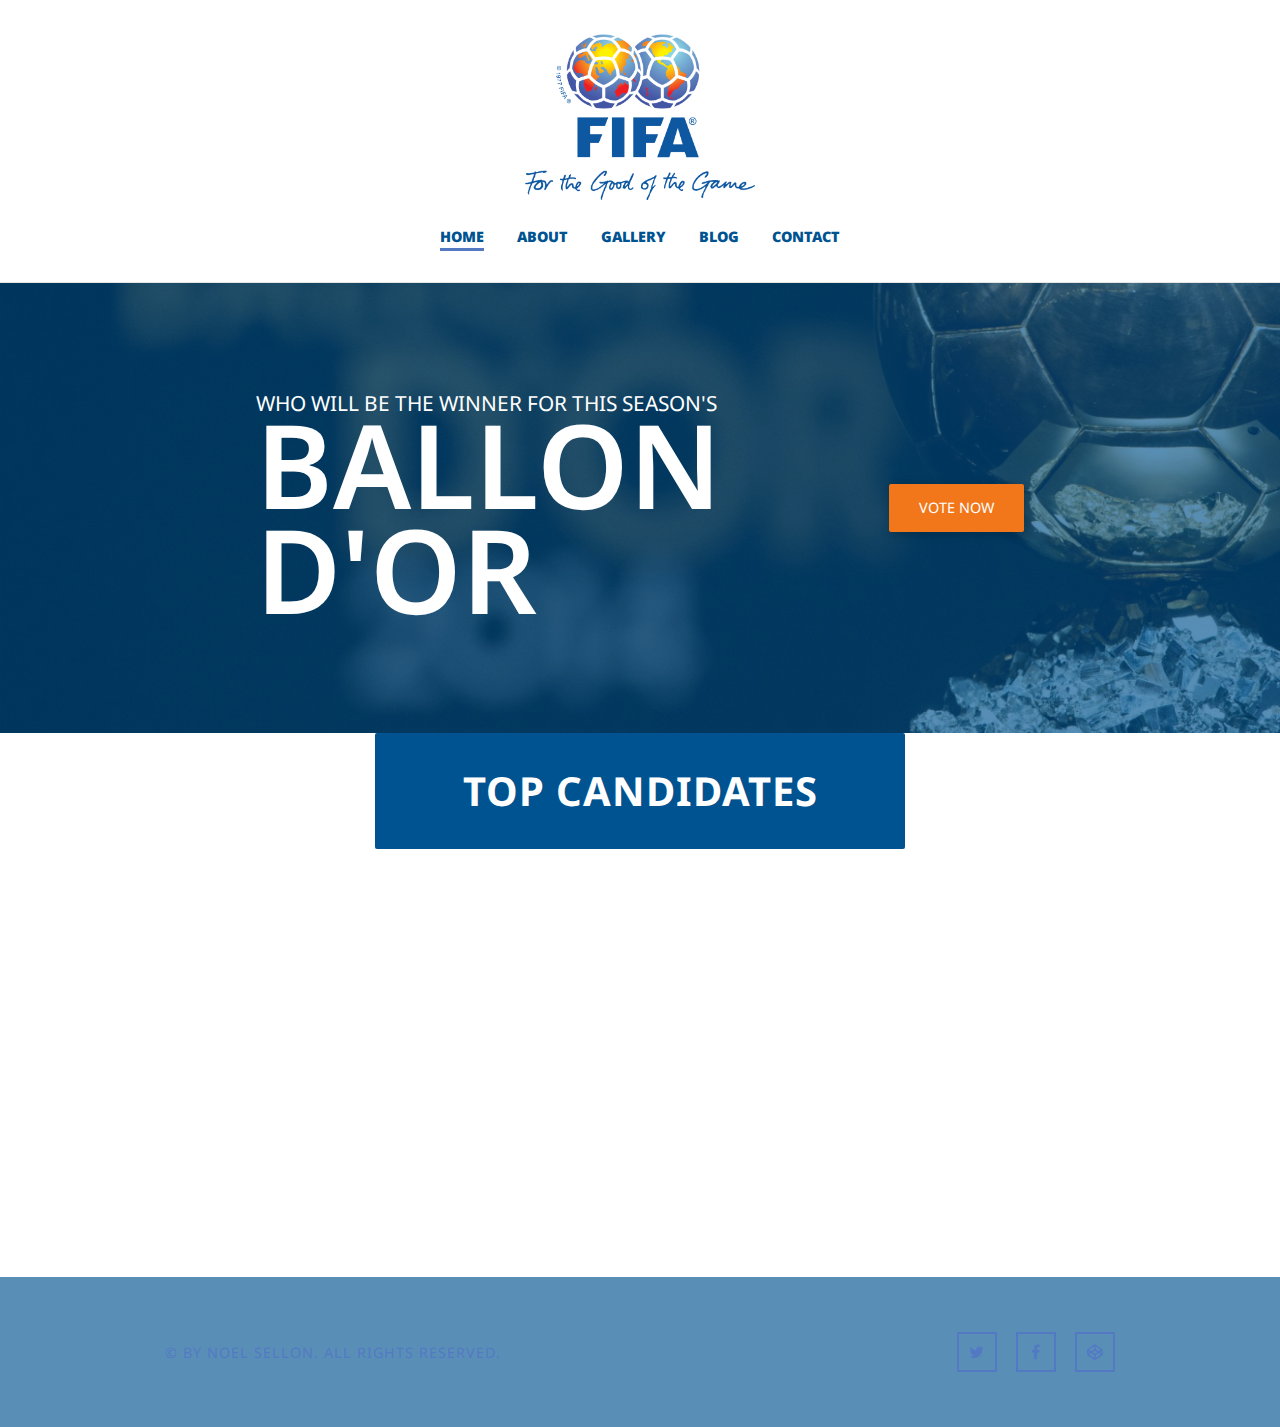
<file: index.html>
<!DOCTYPE html><html lang="en"><head><meta charset="UTF-8"><meta name="viewport" content="width=device-width, initial-scale=1.0"><meta http-equiv="X-UA-Compatible" content="ie=edge"><link rel="stylesheet" href="css/style.css"><link rel="stylesheet" href="https://cdnjs.cloudflare.com/ajax/libs/font-awesome/4.7.0/css/font-awesome.min.css"><link href="https://fonts.googleapis.com/css?family=Noto+Sans:400,700" rel="stylesheet"> <script src="https://ajax.googleapis.com/ajax/libs/jquery/3.3.1/jquery.min.js"></script> <title>Home</title></head><body> <a href="" name="top" id="top"></a><div class="wrapper"> <header id="main-header"> <img src="img/FIFA_Logo.png" alt="" class="header-logo"><div class="btn-nav d-flex d-flex-center"> <span></span></div> <nav class="main-nav narrow-width"><ul class="main-nav-menu d-flex"><li class="main-nav-menu-sub active"><a href="index.html">Home</a></li><li class="main-nav-menu-sub"><a href="about.html">About</a></li><li class="main-nav-menu-sub"><a href="gallery.html">Gallery</a></li><li class="main-nav-menu-sub"><a href="blog.html">Blog</a></li><li class="main-nav-menu-sub"><a href="contact.html">Contact</a></li></ul> </nav> </header><section id="showcase"><div class="showcase-content narrow-width d-flex d-flex-center-col"><div class="showcase-content-text d-flex d-flex-center"><h1 class="showcase-content-text-header">Who will be the winner for this season's <span>Ballon<br>d'Or</span></h1> <a href="gallery.html" class="btn btn-primary">Vote now</a></div></div><div class="showcase-overlay"></div> </section><section id="candidates"><h1 class="candidates-header">Top Candidates</h1><div class="candidates-content wider-width"><div class="box box-neymar"> <img src="img/neymar.jpg" alt="neymar image"><div class="img-overlay"><h1 class="img-overlay-header opacity-zero">Neymar Jr.</h1><p class="opacity-zero">Commonly known as Neymar Jr. or simply Neymar, is a Brazilian professional footballer...</p> <a href="https://en.wikipedia.org/wiki/Neymar" class="btn btn-secondary opacity-zero" target="_blank">Read more</a></div></div><div class="box box-messi"> <img src="img/messi.jpg" alt="messi image"><div class="img-overlay"><h1 class="img-overlay-header opacity-zero">Lionel Messi</h1><p class="opacity-zero">Often considered the best player in the world and regarded by many as one of the greatest...</p> <a href="https://en.wikipedia.org/wiki/Lionel_Messi" class="btn btn-secondary opacity-zero" target="_blank">Read more</a></div></div><div class="box box-ronaldo"> <img src="img/cronaldo.jpg" alt="cristiano ronaldo image"><div class="img-overlay"><h1 class="img-overlay-header opacity-zero">Cristiano Ronaldo</h1><p class="opacity-zero">Portuguese professional footballer who plays as a forward for Italian club Juventus...</p> <a href="https://en.wikipedia.org/wiki/Cristiano_Ronaldo" class="btn btn-secondary opacity-zero" target="_blank">Read more</a></div></div></div> </section><div class="wider-width"><div class="btn-goTop"> <a href="#top" id="goTop"> <i class="fa fa-arrow-up"></i> </a></div></div></div> <footer id="footer"><div class="footer-content wider-width d-flex d-flex-center"><div class="footer-txt"> &copy; by Noel Sellon. All rights reserved.</div><div class="footer-social-media d-flex"> <a href="" class="d-flex d-flex-center" title="Twitter"><i class="fa fa-twitter"></i></a> <a href="" class="d-flex d-flex-center" title="Facebook"><i class="fa fa-facebook"></i></a> <a href="" class="d-flex d-flex-center" title="Codepen"><i class="fa fa-codepen"></i></a></div></div><div class="footer-overlay"></div> </footer> <script src="js/index.js"></script> </body></html>
</file>
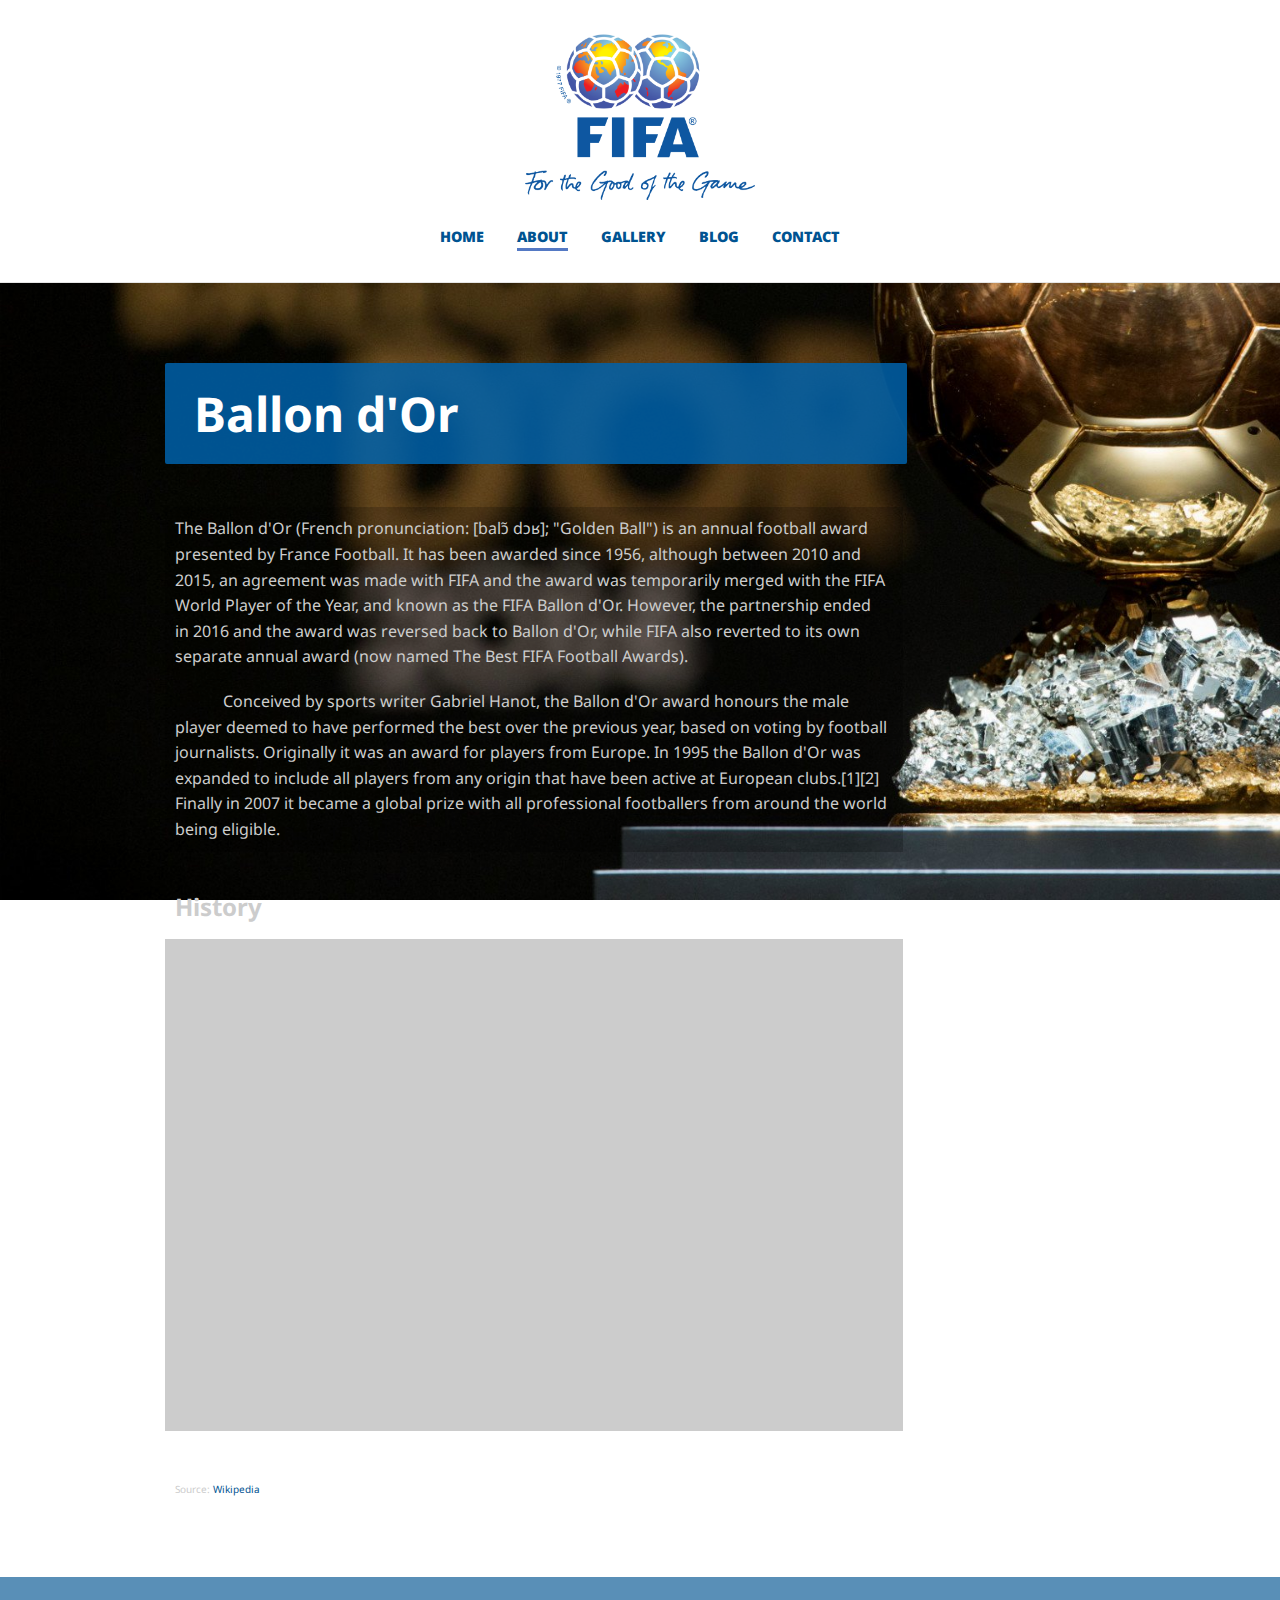
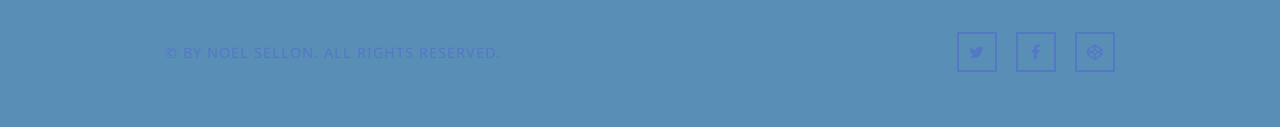
<file: about.html>
<!DOCTYPE html><html lang="en"><head><meta charset="UTF-8"><meta name="viewport" content="width=device-width, initial-scale=1.0"><meta http-equiv="X-UA-Compatible" content="ie=edge"><link rel="stylesheet" href="css/style.css"><link rel="stylesheet" href="https://cdnjs.cloudflare.com/ajax/libs/font-awesome/4.7.0/css/font-awesome.min.css"><link href="https://fonts.googleapis.com/css?family=Noto+Sans:400,700" rel="stylesheet"> <script src="https://ajax.googleapis.com/ajax/libs/jquery/3.3.1/jquery.min.js"></script> <title>About</title></head><body id="about-body-bg"> <a href="" name="top" id="top"></a><div class="wrapper"> <header id="main-header"> <img src="img/FIFA_Logo.png" alt="" class="header-logo"><div class="btn-nav d-flex d-flex-center"> <span></span></div> <nav class="main-nav narrow-width"><ul class="main-nav-menu d-flex"><li class="main-nav-menu-sub"><a href="index.html">Home</a></li><li class="main-nav-menu-sub active"><a href="about.html">About</a></li><li class="main-nav-menu-sub"><a href="gallery.html">Gallery</a></li><li class="main-nav-menu-sub"><a href="blog.html">Blog</a></li><li class="main-nav-menu-sub"><a href="contact.html">Contact</a></li></ul> </nav> </header> <section id="about"><div class="wider-width"><h1 class="main-header-txt">Ballon d'Or</h1><p class="about-para para-txt-wider-width">The Ballon d'Or (French pronunciation: ​[balɔ̃ dɔʁ]; "Golden Ball") is an annual football award presented by France Football. It has been awarded since 1956, although between 2010 and 2015, an agreement was made with FIFA and the award was temporarily merged with the FIFA World Player of the Year, and known as the FIFA Ballon d'Or. However, the partnership ended in 2016 and the award was reversed back to Ballon d'Or, while FIFA also reverted to its own separate annual award (now named The Best FIFA Football Awards).</p><p class="about-para para-txt-indent para-txt-wider-width">Conceived by sports writer Gabriel Hanot, the Ballon d'Or award honours the male player deemed to have performed the best over the previous year, based on voting by football journalists. Originally it was an award for players from Europe. In 1995 the Ballon d'Or was expanded to include all players from any origin that have been active at European clubs.[1][2] Finally in 2007 it became a global prize with all professional footballers from around the world being eligible.</p><h3 class="header-txt">History</h3><p class="about-para para-txt-wider-width">Stanley Matthews of Blackpool was the inaugural winner of the Ballon d'Or.[4] Prior to 1995, the award was often known in English language media as the European Footballer of the Year award. Milan's George Weah, the only African recipient, became the first non-European to win the award in the year that rules of eligibility were changed. Ronaldo of Internazionale became the first South American winner two years later. Lionel Messi and Cristiano Ronaldo have won the award a record five times each. Three players have won the award three times each: Johan Cruyff of Ajax and Barcelona, Michel Platini of Juventus and Marco van Basten of Milan. With seven awards each, Dutch, German and Portuguese players won the most Ballons d'Or. Spanish club Barcelona has the most winners, with 11 wins.</p><p class="about-para para-txt-wider-width"> Between 2010 and 2015 inclusive, the award was merged with a similar one, the FIFA World Player of the Year award, to create the FIFA Ballon d'Or, which was awarded to the world's best male player before FIFA and France Football broke the merging agreement. After 2011, UEFA created the UEFA Best Player in Europe Award to maintain the format of the original Ballon d'Or.</p><p class="about-para para-txt-wider-width">Eight players (Bobby Charlton, Franz Beckenbauer, Gerd Müller, Paolo Rossi, Zinedine Zidane, Rivaldo, Ronaldinho and Kaká) have won the FIFA World Cup, the European Cup/UEFA Champions League and the Ballon d'Or during their careers.</p><p class="source">Source: <a href="https://en.wikipedia.org/wiki/Ballon_d'Or" target="_blank">Wikipedia</a></p></div> </section><div class="wider-width"><div class="btn-goTop"> <a href="#top" id="goTop"> <i class="fa fa-arrow-up"></i> </a></div></div></div> <footer id="footer"><div class="footer-content wider-width d-flex d-flex-center"><div class="footer-txt"> &copy; by Noel Sellon. All rights reserved.</div><div class="footer-social-media d-flex"> <a href="" class="d-flex d-flex-center" title="Twitter"><i class="fa fa-twitter"></i></a> <a href="" class="d-flex d-flex-center" title="Facebook"><i class="fa fa-facebook"></i></a> <a href="" class="d-flex d-flex-center" title="Codepen"><i class="fa fa-codepen"></i></a></div></div><div class="footer-overlay"></div> </footer> <script src="js/global.js"></script> </body></html>
</file>
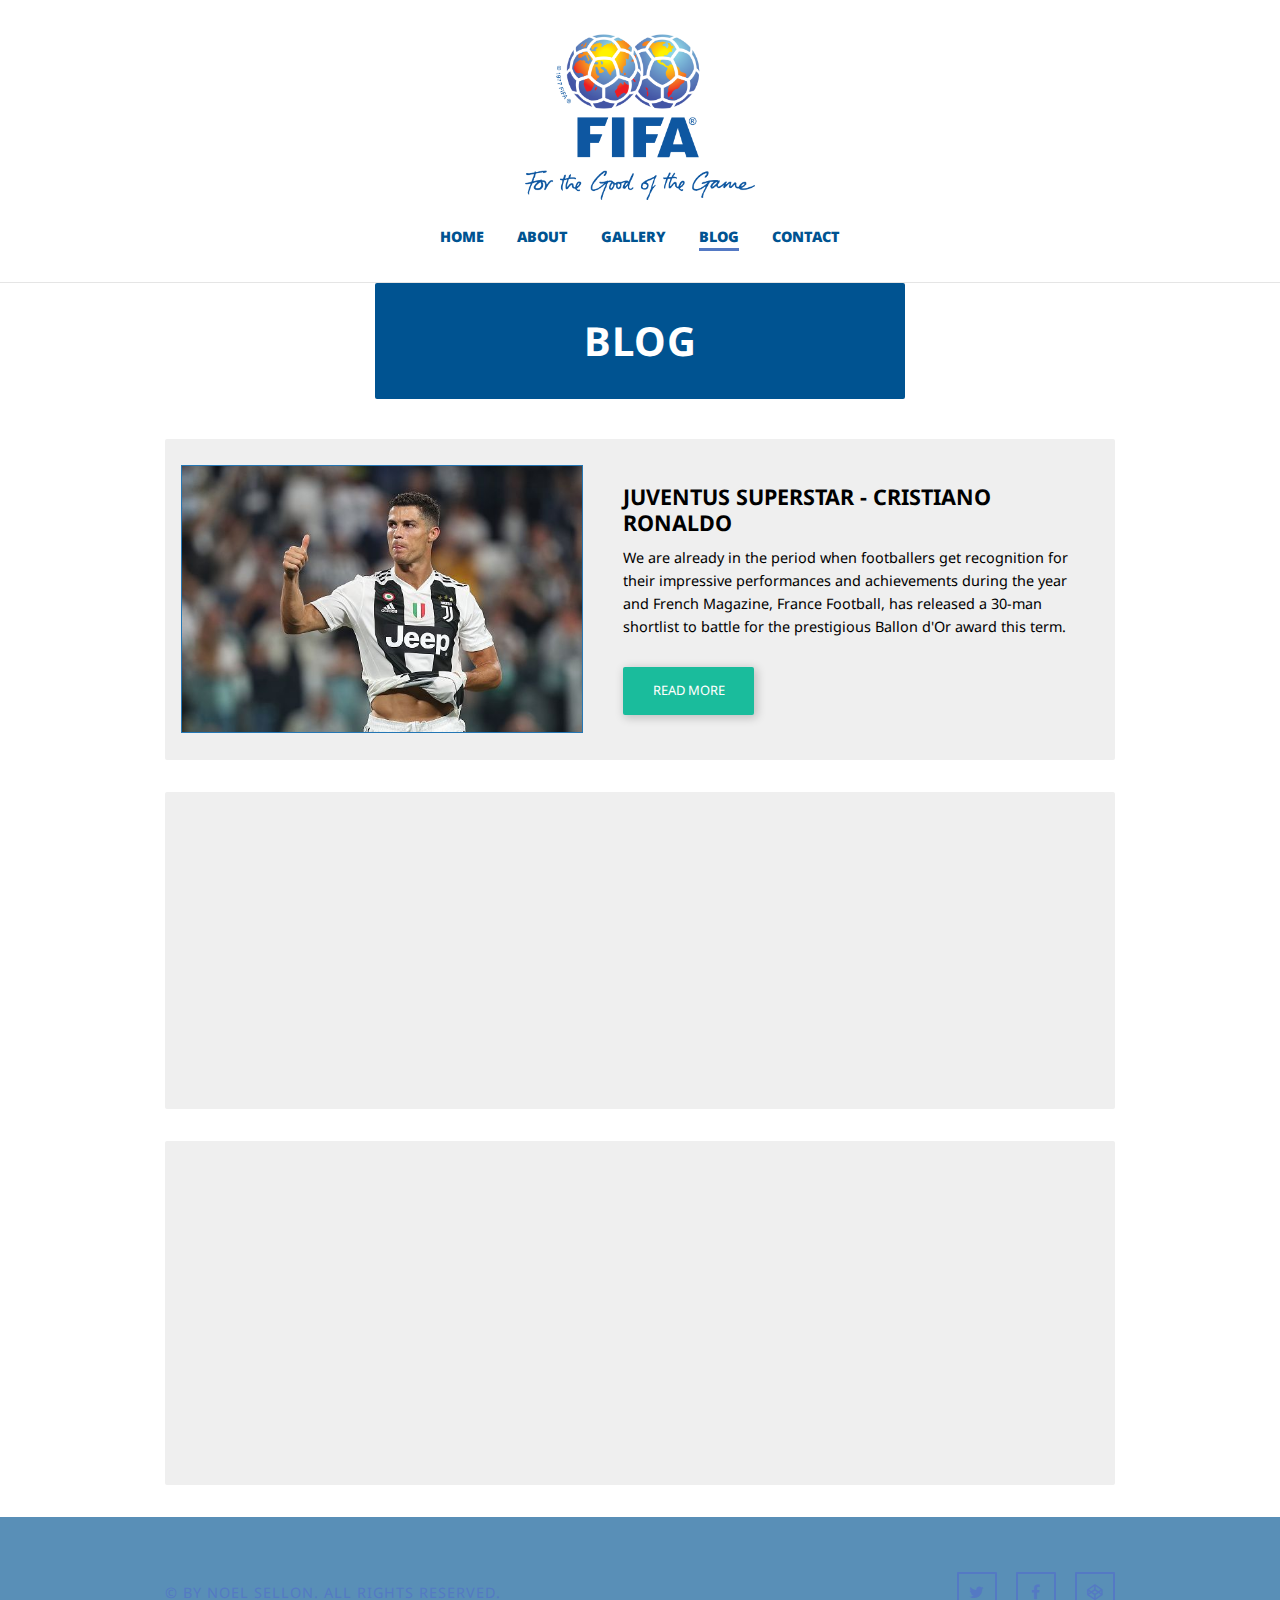
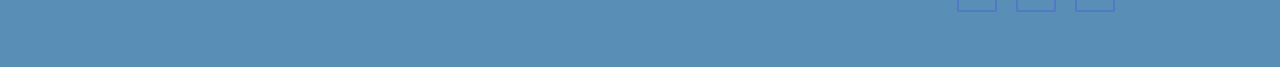
<file: blog.html>
<!DOCTYPE html><html lang="en"><head><meta charset="UTF-8"><meta name="viewport" content="width=device-width, initial-scale=1.0"><meta http-equiv="X-UA-Compatible" content="ie=edge"><link rel="stylesheet" href="css/style.css"><link rel="stylesheet" href="https://cdnjs.cloudflare.com/ajax/libs/font-awesome/4.7.0/css/font-awesome.min.css"><link href="https://fonts.googleapis.com/css?family=Noto+Sans:400,700" rel="stylesheet"> <script src="https://ajax.googleapis.com/ajax/libs/jquery/3.3.1/jquery.min.js"></script> <title>Home</title></head><body> <a href="" name="top" id="top"></a><div class="wrapper"> <header id="main-header"> <img src="img/FIFA_Logo.png" alt="" class="header-logo"><div class="btn-nav d-flex d-flex-center"> <span></span></div> <nav class="main-nav narrow-width"><ul class="main-nav-menu d-flex"><li class="main-nav-menu-sub"><a href="index.html">Home</a></li><li class="main-nav-menu-sub"><a href="about.html">About</a></li><li class="main-nav-menu-sub"><a href="gallery.html">Gallery</a></li><li class="main-nav-menu-sub active"><a href="blog.html">Blog</a></li><li class="main-nav-menu-sub"><a href="contact.html">Contact</a></li></ul> </nav> </header><section id="blog"><h1 class="candidates-header">Blog</h1><div class="wider-width"><div class="blog-row-wrap"> <img class="blog-img img1" src="img/blog/cronaldo2.jpg" alt=""><div class="blog-content content1"><h2>Juventus superstar - Cristiano Ronaldo</h2><p>We are already in the period when footballers get recognition for their impressive performances and achievements during the year and French Magazine, France Football, has released a 30-man shortlist to battle for the prestigious Ballon d'Or award this term.</p> <a href="https://www.sportskeeda.com/football/ballon-d-or-2018-nominees-5-superstars-that-are-more-likely-to-make-the-final-3-man-shortlist" class="btn btn-secondary" target="_blank">Read more</a></div></div><div class="blog-row-wrap blog-row-2"> <img class="blog-img img2" src="img/blog/antoine2.jpg" alt=""><div class="blog-content content2"><h2>Griezmann has had a great year</h2><p>Atletico Madrid sharpshooter Antoine Griezmann was left frustrated after he failed to make it into the final shortlist for the FIFA Player Of The Year award that took place recently and he has come out on several occasions to claim that he also deserves recognition for his exploits within the term.</p> <a href="https://www.sportskeeda.com/football/ballon-d-or-2018-nominees-5-superstars-that-are-more-likely-to-make-the-final-3-man-shortlist" class="btn btn-secondary" target="_blank">Read more</a></div></div><div class="blog-row-wrap blog-row-3"> <img class="blog-img img3" src="img/blog/modric2.jpg" alt=""><div class="blog-content content3"><h2>An impressive World Cup campaign for Luka Modric</h2><p>Croatian International, Luka Modric shocked the football world when he eclipsed both Cristiano Ronaldo and Lionel Messi to claim the FIFA Player Of The Year award recently and there is no doubt the midfielder could also be listed among the finalists for the Ballon d'Or award too.</p> <a href="https://www.sportskeeda.com/football/ballon-d-or-2018-nominees-5-superstars-that-are-more-likely-to-make-the-final-3-man-shortlist" class="btn btn-secondary" target="_blank">Read more</a></div></div></div> </section><div class="wider-width"><div class="btn-goTop"> <a href="#top" id="goTop"> <i class="fa fa-arrow-up"></i> </a></div></div></div> <footer id="footer"><div class="footer-content wider-width d-flex d-flex-center"><div class="footer-txt"> &copy; by Noel Sellon. All rights reserved.</div><div class="footer-social-media d-flex"> <a href="" class="d-flex d-flex-center" title="Twitter"><i class="fa fa-twitter"></i></a> <a href="" class="d-flex d-flex-center" title="Facebook"><i class="fa fa-facebook"></i></a> <a href="" class="d-flex d-flex-center" title="Codepen"><i class="fa fa-codepen"></i></a></div></div><div class="footer-overlay"></div> </footer> <script src="js/blog.js"></script> </body></html>
</file>
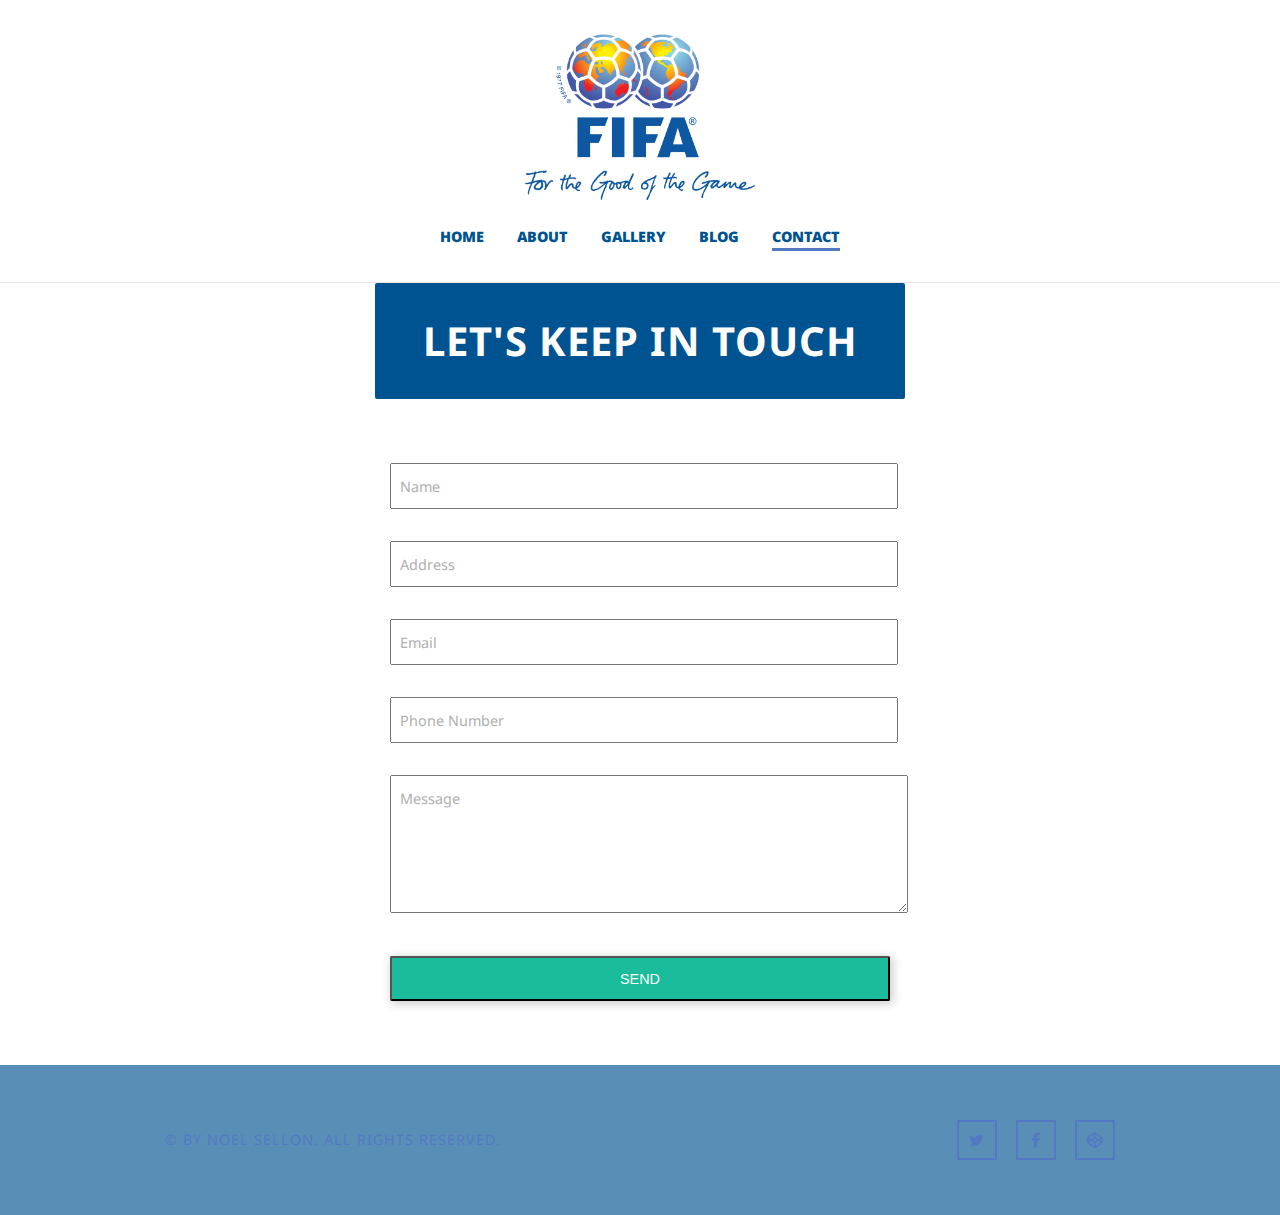
<file: contact.html>
<!DOCTYPE html><html lang="en"><head><meta charset="UTF-8"><meta name="viewport" content="width=device-width, initial-scale=1.0"><meta http-equiv="X-UA-Compatible" content="ie=edge"><link rel="stylesheet" href="css/style.css"><link rel="stylesheet" href="https://cdnjs.cloudflare.com/ajax/libs/font-awesome/4.7.0/css/font-awesome.min.css"><link href="https://fonts.googleapis.com/css?family=Noto+Sans:400,700" rel="stylesheet"> <script src="https://ajax.googleapis.com/ajax/libs/jquery/3.3.1/jquery.min.js"></script> <title>Home</title></head><body> <a href="" name="top" id="top"></a><div class="wrapper"> <header id="main-header"> <img src="img/FIFA_Logo.png" alt="" class="header-logo"><div class="btn-nav d-flex d-flex-center"> <span></span></div> <nav class="main-nav narrow-width"><ul class="main-nav-menu d-flex"><li class="main-nav-menu-sub"><a href="index.html">Home</a></li><li class="main-nav-menu-sub"><a href="about.html">About</a></li><li class="main-nav-menu-sub"><a href="gallery.html">Gallery</a></li><li class="main-nav-menu-sub"><a href="blog.html">Blog</a></li><li class="main-nav-menu-sub active"><a href="contact.html">Contact</a></li></ul> </nav> </header><section id="contact"><div class="message-wrap" id="message-wrap"><div class="close-icon"> <span></span></div><p>Message sent</p></div><h1 class="candidates-header">Let's keep in touch</h1><form action="" class="form-wrap"><div class="contact-txt-wrap"> <input type="text" value="" required> <label for="name">Name</label></div><div class="contact-txt-wrap"> <input type="text" value="" required> <label for="address">Address</label></div><div class="contact-txt-wrap"> <input type="email" value="" required> <label for="email">Email</label></div><div class="contact-txt-wrap"> <input type="text" value="" required> <label for="phone-number">Phone Number</label></div><div class="contact-txt-wrap"><textarea name="message" rows="8" cols="80" value="" required></textarea><label for="message">Message</label></div> <input type="submit" value="Send" class="btn btn-secondary btn-width message-send"></form> </section><div class="wider-width"><div class="btn-goTop"> <a href="#top" id="goTop"> <i class="fa fa-arrow-up"></i> </a></div></div></div> <footer id="footer"><div class="footer-content wider-width d-flex d-flex-center"><div class="footer-txt"> &copy; by Noel Sellon. All rights reserved.</div><div class="footer-social-media d-flex"> <a href="" class="d-flex d-flex-center" title="Twitter"><i class="fa fa-twitter"></i></a> <a href="" class="d-flex d-flex-center" title="Facebook"><i class="fa fa-facebook"></i></a> <a href="" class="d-flex d-flex-center" title="Codepen"><i class="fa fa-codepen"></i></a></div></div><div class="footer-overlay"></div> </footer> <script src="js/script.js"></script> </body></html>
</file>
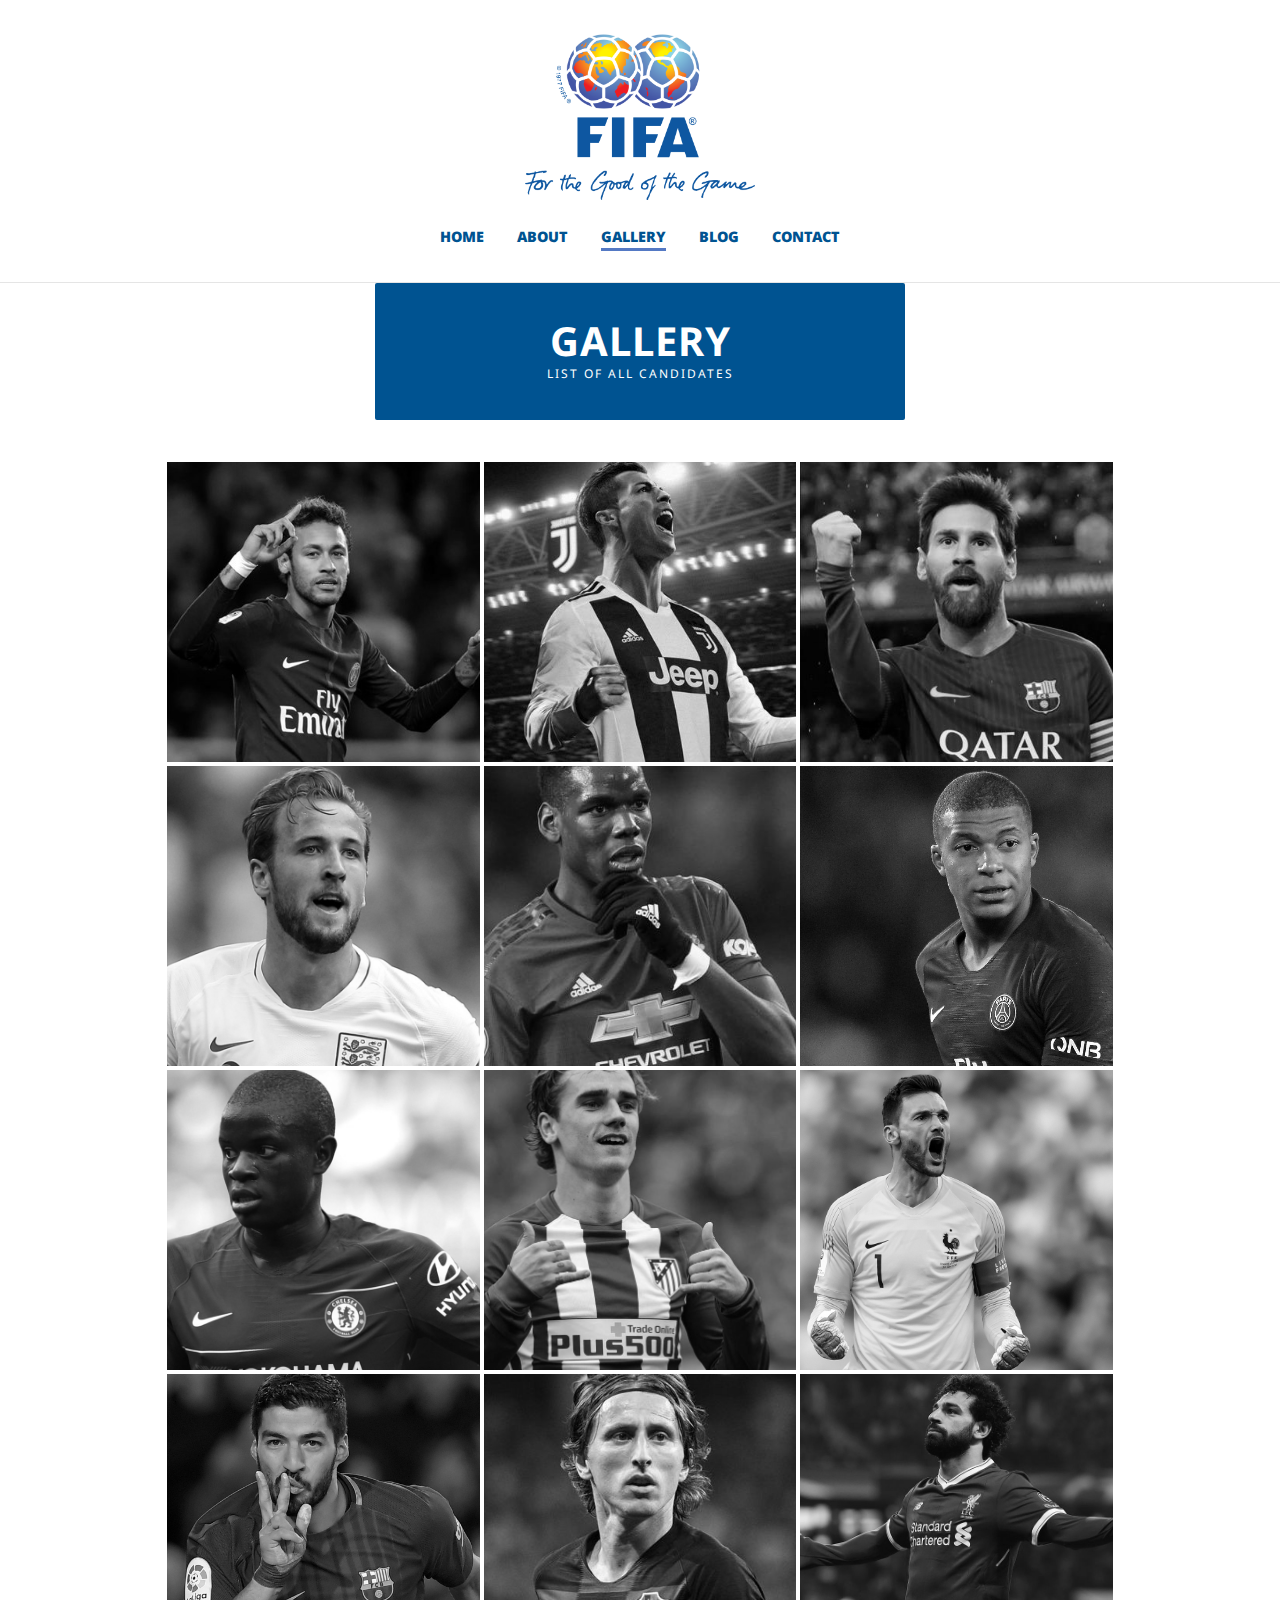
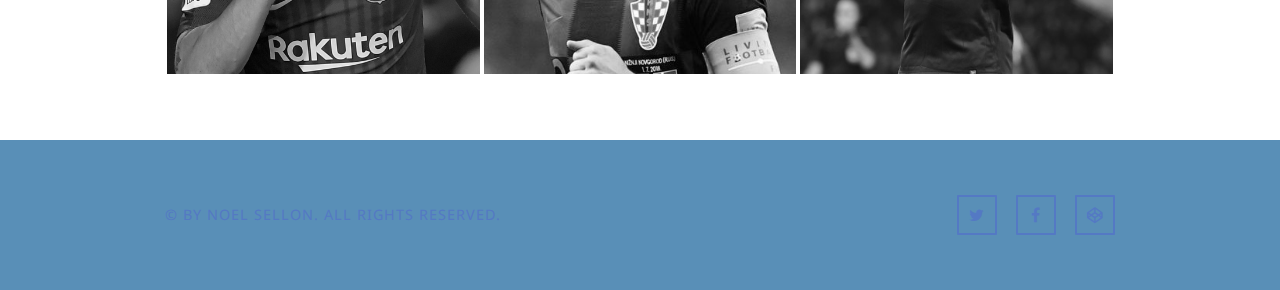
<file: gallery.html>
<!DOCTYPE html><html lang="en"><head><meta charset="UTF-8"><meta name="viewport" content="width=device-width, initial-scale=1.0"><meta http-equiv="X-UA-Compatible" content="ie=edge"><link rel="stylesheet" href="css/style.css"><link rel="stylesheet" href="https://cdnjs.cloudflare.com/ajax/libs/font-awesome/4.7.0/css/font-awesome.min.css"><link href="https://fonts.googleapis.com/css?family=Noto+Sans:400,700" rel="stylesheet"> <script src="https://ajax.googleapis.com/ajax/libs/jquery/3.3.1/jquery.min.js"></script> <title>Home</title></head><body> <a href="" name="top" id="top"></a><div class="wrapper"> <header id="main-header"> <img src="img/FIFA_Logo.png" alt="" class="header-logo"><div class="btn-nav d-flex d-flex-center"> <span></span></div> <nav class="main-nav narrow-width"><ul class="main-nav-menu d-flex"><li class="main-nav-menu-sub"><a href="index.html">Home</a></li><li class="main-nav-menu-sub"><a href="about.html">About</a></li><li class="main-nav-menu-sub active"><a href="gallery.html">Gallery</a></li><li class="main-nav-menu-sub"><a href="blog.html">Blog</a></li><li class="main-nav-menu-sub"><a href="contact.html">Contact</a></li></ul> </nav> </header><section id="gallery"><h1 class="candidates-header">Gallery<br><p>list of all candidates</p></h1><div class="wider-width"><div class="gallery-wrap"><div class="gallery-box"> <img src="img/neymar.jpg" alt="Neymar Jr image"><h1 class="front">Neymar Jr.</h1></div><div class="gallery-box"> <img src="img/cronaldo.jpg" alt="Cristiano Ronaldo image"><h1 class="front">Cristiano Ronaldo</h1></div><div class="gallery-box"> <img src="img/messi.jpg" alt="Messi image"><h1 class="front">Lionel Messi</h1></div><div class="gallery-box"> <img src="img/kane.jpg" alt="Harry Kane image"><h1 class="front">Harry Kane</h1></div><div class="gallery-box"> <img src="img/pogba.jpg" alt="Pogba image"><h1 class="front">Paul Pogba</h1></div><div class="gallery-box"> <img src="img/mbappe.jpg" alt="Mbappe image"><h1 class="front">Kylian Mbappé</h1></div><div class="gallery-box"> <img src="img/kante.jpg" alt="Kante image"><h1 class="front">N'Golo Kanté</h1></div><div class="gallery-box"> <img src="img/antoine.jpg" alt="Griezmann image"><h1 class="front">Antoine Griezmann</h1></div><div class="gallery-box"> <img src="img/lloris.jpg" alt="Lloris image"><h1 class="front">Hugo Lloris</h1></div><div class="gallery-box"> <img src="img/suarez.jpg" alt="Suarez image"><h1 class="front">Luis Suarez</h1></div><div class="gallery-box"> <img src="img/modric.jpg" alt="Modric image"><h1 class="front">Luka Modric</h1></div><div class="gallery-box"> <img src="img/salah.jpg" alt="Salah image"><h1 class="front">Mohamed Salah</h1></div></div></div> </section><div class="wider-width"><div class="btn-goTop"> <a href="#top" id="goTop"> <i class="fa fa-arrow-up"></i> </a></div></div></div> <footer id="footer"><div class="footer-content wider-width d-flex d-flex-center"><div class="footer-txt"> &copy; by Noel Sellon. All rights reserved.</div><div class="footer-social-media d-flex"> <a href="" class="d-flex d-flex-center" title="Twitter"><i class="fa fa-twitter"></i></a> <a href="" class="d-flex d-flex-center" title="Facebook"><i class="fa fa-facebook"></i></a> <a href="" class="d-flex d-flex-center" title="Codepen"><i class="fa fa-codepen"></i></a></div></div><div class="footer-overlay"></div> </footer> <script src="js/gallery.js"></script> </body></html>
</file>
<file: css/style.css>
html,body,div,span,applet,object,iframe,h1,h2,h3,h4,h5,h6,p,blockquote,pre,a,abbr,acronym,address,big,cite,code,del,dfn,em,img,ins,kbd,q,s,samp,small,strike,strong,sub,sup,tt,var,b,u,i,center,dl,dt,dd,ol,ul,li,fieldset,form,label,legend,table,caption,tbody,tfoot,thead,tr,th,td,article,aside,canvas,details,embed,figure,figcaption,footer,header,hgroup,menu,nav,output,ruby,section,summary,time,mark,audio,video{margin:0;padding:0;border:0;font-size:100%;font:inherit;vertical-align:baseline}article,aside,details,figcaption,figure,footer,header,hgroup,menu,nav,section{display:block}:root{--blue:#005391;--lightBlue:#5479c4;--blueOpacity:rgba(0,97,170,.85);--skyBlue:#4fb9f7;--orange:#f2771a;--orangeDark:#dd680f;--green:#1abc9c;--greenDark:#16a085;--lightGrey:#efefef;--sectionMargin:4em 0;--borderRadius:2px}body{font:1em/1.6 'Noto Sans',san-serif}#about-body-bg{background-image:url(../img/about-bg.jpg);background-size:cover;background-attachment:fixed;background-repeat:no-repeat}.main-header-txt{font-size:3em;border-radius:var(--borderRadius);font-weight:700;padding: .6em 1em .6em .6em;width:70%;background:var(--blueOpacity);color:#fff;margin-bottom: .9em}.header-txt{font-size:1.5em;font-weight:700;margin:1.5em 0 .5em 0;padding-left: .4em}.about-para{background:rgba(0,0,0,.2);padding: .6em 1em .6em .6em}.para-txt-indent{text-indent:3em}.para-txt-wider-width{width:75%}.source{font-size:10px;padding-left:1em;margin-top:5em}.source a{color:var(--blue)}.main-nav-menu-sub.active a{border-bottom:3px solid var(--lightBlue)}.mobile-width{width:95%;margin:0 auto}.wider-width{width:80%;max-width:950px;margin:0 auto}.narrow-width{max-width:768px;margin:0 auto}.d-flex{display:flex}.d-flex-center{align-items:center;justify-content:center}.d-flex-center-col{flex-direction:column;justify-content:center}ul{list-style:none}a{text-decoration:none}h1{line-height: .9}.wrapper{min-height:calc(100vh - 150px)	}.btn{-webkit-appearance: none; appearance: none; padding: .1em 1.2em;display:block;color:#fff;border-radius:var(--borderRadius);text-transform:uppercase;width:100px;height:45px;line-height:45px;font-size: .9em;text-align:center;box-shadow:2px 2px 10px 1px rgba(0,0,0,.2);cursor:pointer}.btn-primary{background:var(--orange)}.btn-primary:hover{background:var(--orangeDark)}.btn-secondary{background:var(--green)}.btn-secondary:hover{background:var(--greenDark)}.btn-width{width:100%;line-height:40px;margin-top:3em}.close-icon{width:20px;height:20px;border-radius:50%;display:flex;justify-content:center;align-items:center;position:absolute;top:-7px;right:-7px;background:#000;cursor:pointer;transition: .2s}.close-icon span, .close-icon span:before{position:absolute;background:var(--lightGrey);width:13px;height:2px}.close-icon span{transform:rotate(45deg)}.close-icon span:before{content:'';transform:rotate(90deg)}.btn-nav{width:40px;height:40px;background:var(--lightGrey);position:relative;margin:0 auto;cursor:pointer;outline:0}.btn-nav.toggle span{background:transparent}.btn-nav.toggle span:before{transform:rotate(45deg);top:0}.btn-nav.toggle span:after{transform:rotate(-45deg);top:0}.btn-nav span, .btn-nav span:before, .btn-nav span:after{position:absolute;display:block;width:30px;height:3px;background:var(--blue);transition: .4s}.btn-nav span:before{content:'';top:-7px}.btn-nav span:after{content:'';top:7px}.header-logo{width:230px;margin:0 auto 1.5em;display:block}.message-wrap{padding:2em 3em;background:var(--lightGrey);border-radius:var(--borderRadius);position:fixed;top:50%;left:50%;transform:translate(-50%, -50%);box-shadow:2px 2px 15px 1px rgba(0,0,0,.3);opacity:0;z-index:10}.message-wrap-show{opacity:1}#main-header{padding:2em 0;background:#fff;border-bottom:1px solid rgba(0,0,0,.1)}.main-nav-menu{max-width:400px;margin:1em auto 0;justify-content:space-between;transition:1s}.main-nav-menu a{font-weight:900;color:var(--blue);text-transform:uppercase;font-size: .9em;padding-bottom: .1em;border-bottom:3px solid transparent}.main-nav-menu a:hover{border-bottom:3px solid var(--lightBlue)}#showcase{background-image:url(../img/trophy.jpg);background-size:cover;background-attachment:fixed;position:relative}.showcase-overlay{background-color:rgba(0,83,145,.65);position:absolute;top:0;left:0;bottom:0;right:0;z-index:1}.showcase-content{height:450px;position:relative;z-index:2}.showcase-content-text{justify-content:space-between}.showcase-content-text-header{text-transform:uppercase;font-size:1.3em;color:#fff;width:500px}.showcase-content-text-header span{font-size:5.6em;font-weight:600}#candidates{background-color:rgba(255,255,255,.88);background-blend-mode:color;background-size:cover;background-attachment:fixed;z-index:-3;padding:0 0 1em}.candidates-header{text-align:center;font-size:2.5em;text-transform:uppercase;font-weight:700;background:var(--blue);color:#fff;letter-spacing:1px;max-width:450px;padding:1em;border-radius:var(--borderRadius);margin:0 auto;transition:1s}.candidates-header-ex{max-width:100%}.candidates-content{display:flex;justify-content:space-between;flex-wrap:wrap}.box{flex:1 300px;text-align:center;margin:3em 0;position:relative;overflow:hidden;border:2px solid #fff}.box:nth-child(2){order:2}.box img{width:100%;display:block;transition: .3s}.img-overlay{overflow:hidden;position:absolute;top:0;left:0;right:0;bottom:0;display:flex;flex-direction:column;justify-content:center;align-items:center;padding:1em;background:rgba(255,255,255,.1);color:#fff;transition:background .5s, border .3s ease .1s}.img-overlay-header{text-transform:uppercase;font-weight:700;margin-bottom:10px;font-size:1.5em;transition:opacity .3s ease .1s}.img-overlay p{margin-bottom:18px;font-size: .9em;letter-spacing:-.2px;transition:opacity .3s ease .2s}.img-overlay a{transition:opacity .2s ease .3s}.opacity-zero{opacity:0}.box:hover img{transform:scale(1.1)}.box:hover .img-overlay{background-color:rgba(0, 83, 145, .85);border-bottom:2px solid var(--blue)}.box:hover .img-overlay-header, .box:hover p, .box:hover a{opacity:1}.box-neymar{opacity:0;transform:translateX(-170px);transition:opacity 1.5s, transform 1s}.box-neymar-show{opacity:1;transform:translateX(0px)}.box-messi{opacity:0;transform:translateX(170px);transition:opacity 1.5s, transform 1s}.box-messi-show{opacity:1;transform:translateX(0px)}.box-ronaldo{opacity:0;transform:translateY(-170px);transition:opacity 1.5s .2s, transform 1s .2s}.box-ronaldo-show{opacity:1;transform:translateY(0px)}#about{padding:5em 0;color:#ccc}#gallery>h1{font-size:2.5em;padding:1em;margin:0 auto 1em}#gallery > h1 p{font-weight:400;font-size: .3em;margin-top:10px;letter-spacing:2px}.gallery-wrap{display:flex;flex-flow:row wrap;margin-bottom:4em}.gallery-box{width:300px;height:300px;overflow:hidden;flex:1 300px;margin:2px;display:flex;justify-content:center;align-items:center;position:relative}.gallery-box h1{position:absolute;bottom:50px;left:0;transform:translateX(-190px);padding: .7em .7em .7em 2em;background:var(--blueOpacity);color:var(--lightGrey);transition:transform .5s ease .1s}.gallery-box:hover img{filter:grayscale(0)}.gallery-box:hover h1{transform:translateX(0)}.gallery-box img{width:100%;filter:grayscale(100%);transition: .7s ease .2s}.gallery-box:nth-child(4) img{transform:scale(1.8)}.gallery-box:nth-child(5) img{transform:scale(1.9)}.gallery-box:nth-child(6) img{transform:scale(1.9)}.gallery-box:nth-child(7) img{transform:scale(1.9)}.gallery-box:nth-child(8) img{transform:scale(1.9)}.gallery-box:nth-child(9) img{transform:scale(1.7)}.gallery-box:nth-child(10) img{transform:scale(1.9)}.gallery-box:nth-child(11) img{transform:scale(1.9)}.gallery-box:nth-child(12) img{transform:scale(1.7)}#blog>h1{font-size:2.5em;padding:1em;margin:0 auto 1em}.blog-row-wrap{display:flex;flex-flow:row wrap;align-items:center;padding:1em;margin-bottom:2em;background:var(--lightGrey);border-radius:var(--borderRadius)}.blog-img{display:block;width:100%;max-width:400px;flex:2 400px;border:1px solid var(--blueOpacity);opacity:0;transform:translateX(-200px);transition:opacity 1.5s, transform 1s}.blog-content{font-size: .9rem;margin:2em 2em 2em 2.8em;flex:1 300px;opacity:0;transform:translateX(200px);transition:opacity 1.5s .2s, transform 1s .2s}.blog-content h2{font-weight:700;text-transform:uppercase;font-size:1.5em;line-height:1.2;margin-bottom: .5em}.blog-content p{margin-bottom:2em}.img1-show,.img2-show,.img3-show,.content1-show,.content2-show,.content3-show{opacity:1;transform:translateX(0)}.form-wrap{max-width:500px;margin:4em auto;padding:0 1em}.contact-txt-wrap{position:relative;margin-bottom:1.5em}.contact-txt-wrap>*{display:block;width:100%}.contact-txt-wrap label{position:absolute;color:#afafaf;font-size: .9em;top:12px;left:10px;display:inline;width:auto;transition: .4s}.contact-txt-wrap input{height:2.5em;font-size:1em;text-indent:8px;margin-bottom:2em}.contact-txt-wrap input:focus ~ label, .contact-txt-wrap input:valid ~ label, .contact-txt-wrap textarea:focus ~ label, .contact-txt-wrap textarea:valid~label{top:-22px;color:var(--blue);font-size: .8em;font-weight:700}.contact-txt-wrap textarea{font-size:1em;padding:8px}.btn-goTop{position:fixed;bottom:10%;right:5%;display:block;z-index:99;opacity:0;transform:translateX(200px);transition: .6s cubic-bezier(.8,-0.31,.26,1.31)}.btn-goTop-show{opacity:1;transform:translateX(0)}#goTop .fa-arrow-up{margin:1em 0 2em -2em;font-size:1.5em;padding: .4em;background:var(--blue);color:var(--lightGrey);text-align:right;border-radius:var(--borderRadius);border:2px solid transparent}#goTop:hover .fa-arrow-up{background:transparent;color:var(--blue);border:2px solid var(--blue)}footer{background-image:url(../img/trophy.jpg);background-attachment:fixed;position:relative}.footer-overlay{background-color:rgba(0,83,145,.65);position:absolute;top:0;left:0;bottom:0;right:0;z-index:1}.footer-content{height:150px;justify-content:space-between;color:#fff;position:relative;z-index:2}.footer-txt{font-size: .9em;text-transform:uppercase;text-align:center;letter-spacing:1px;color:var(--lightBlue)}.footer-social-media{justify-content:space-between}.footer-social-media a{color:#5479c4;padding: .5em;margin-left:1.2em;width:20px;height:20px;border:2px solid var(--lightBlue);border-radius:1px}.footer-social-media a:hover{background:#fff;color:var(--blue);border:2px solid #fff}@media (max-width: 1200px){.para-txt-wider-width{width:100%}}@media (max-width: 1070px){.showcase-content-text{flex-direction:column;text-align:center}.showcase-content-text-header{margin-bottom:1em}.candidates-header{margin-bottom:1.3em}.box{margin:0}.footer-content{padding:0 2em}.blog-img{max-width:100%}.blog-content{margin:1em 0 0 }}@media (max-width: 700px){.main-nav{display:none}.main-nav-menu{flex-direction:column;align-items:center}.main-nav-menu a{margin-bottom:1em;display:block}.candidates-header{margin-bottom:1.3em}.candidates-content{width:100%}.box{margin:0}.footer-content{flex-direction:column;justify-content:center}.footer-social-media{order:-1;margin-bottom:1em}.footer-social-media a{margin:0 .6em}}@media (min-width: 700px){.btn-nav{display:none}.main-nav{display:block}}@media (max-width: 520px){.showcase-content-text-header{font-size:1em;width:400px}.showcase-content-text-header span{font-size:4.5em}#gallery>h1{margin-top:0}#blog .wider-width{width:90%}#blog>h1{margin-top:0}}
</file>
